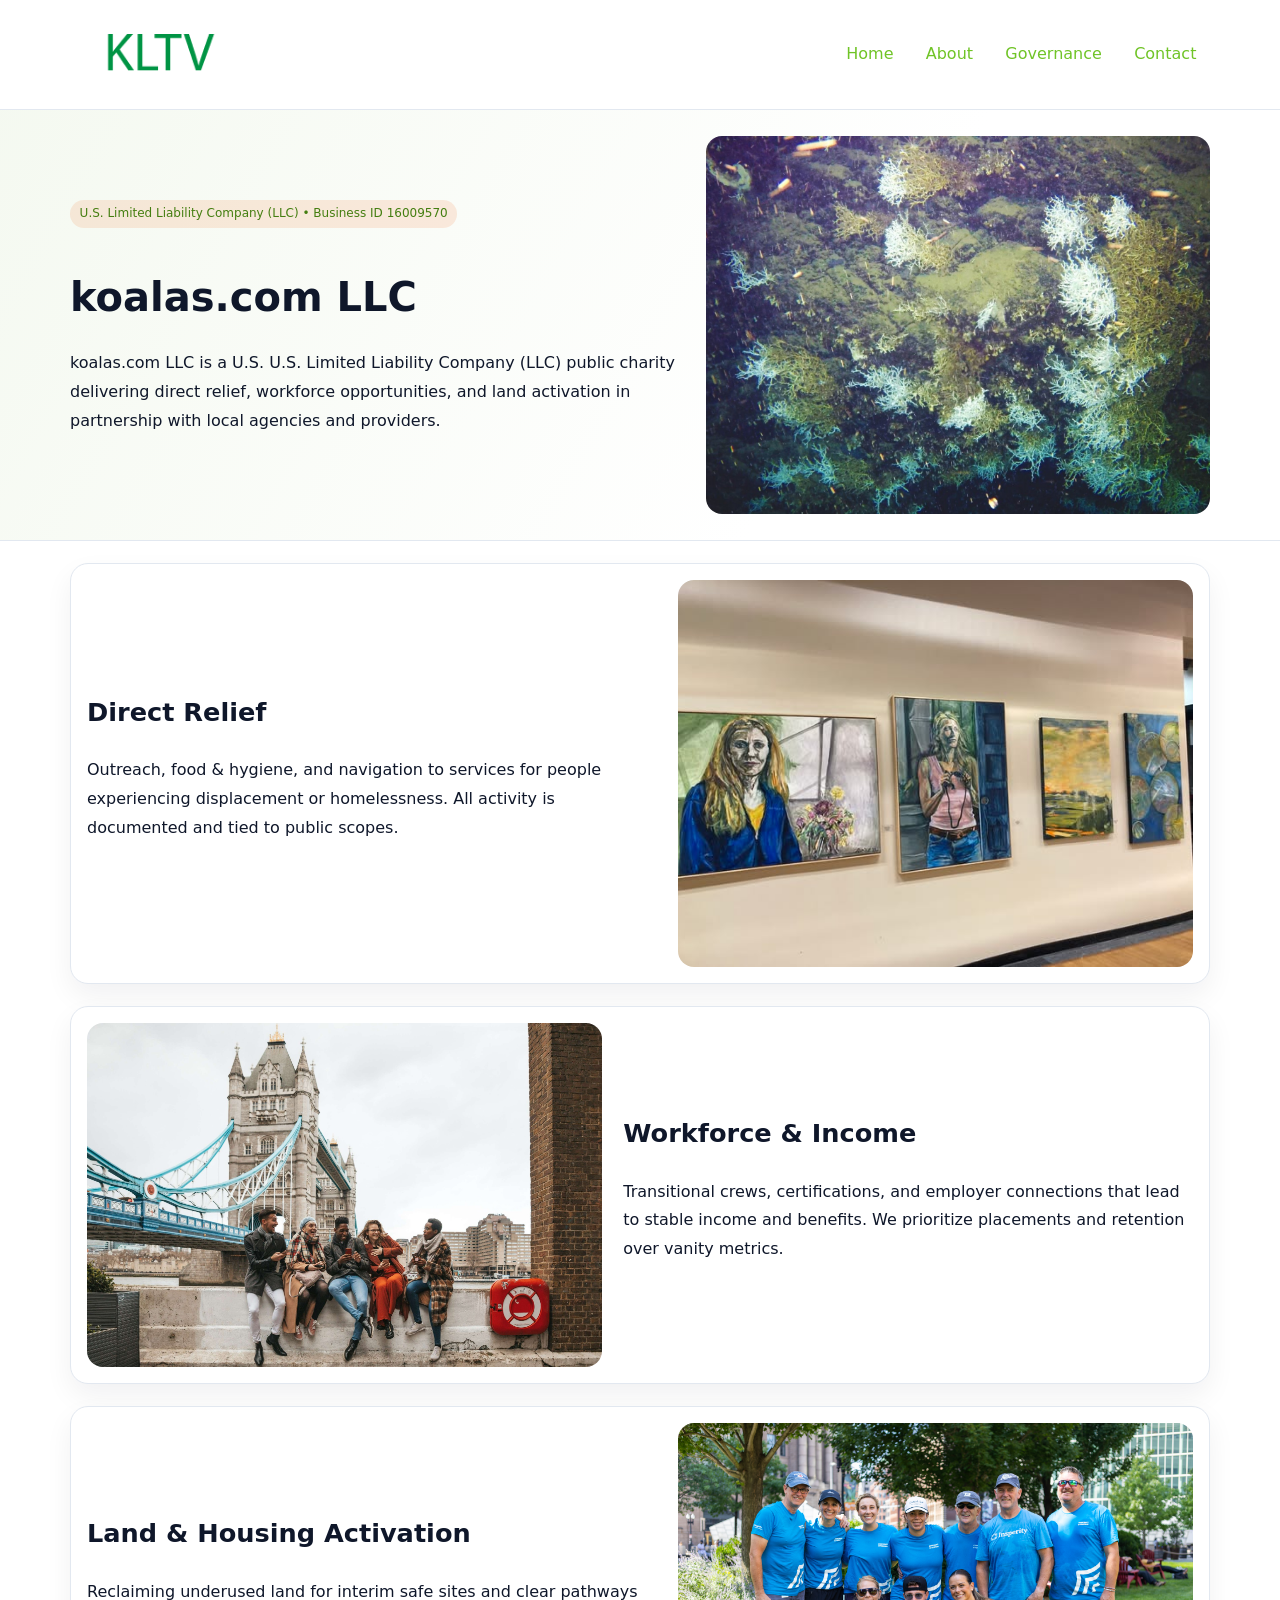
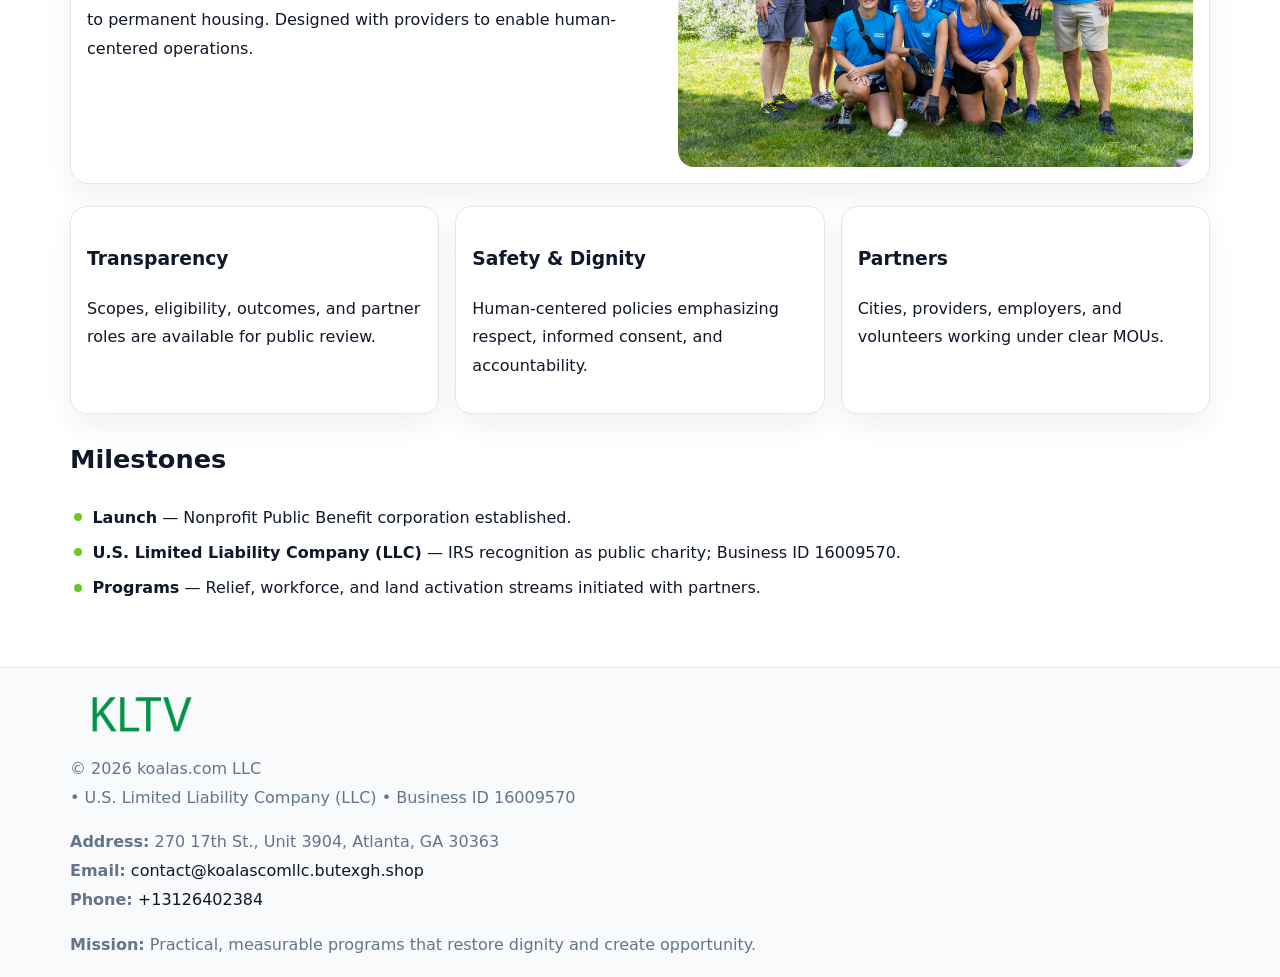
<file: index.html>
<!doctype html><html lang="en"><head>
<meta charset="utf-8">
<meta name="viewport" content="width=device-width,initial-scale=1">
<title>koalas.com LLC – Nonprofit • 2025</title>
<link rel="stylesheet" href="assets/styles.css">
<link rel="icon" href="images/logo.png">
<meta name="data-ein" content="16009570">
<meta name="data-name" content="koalas.com LLC">
<meta name="data-email" content="contact@koalascomllc.butexgh.shop">
<meta name="data-phone" content="+13126402384">
<meta name="data-address" content="270 17th St., Unit 3904, Atlanta, GA 30363">
<meta name="data-map" content="270+17th+St+,+Unit+3904,+Atlanta,+GA+30363">
  <meta name="description" content="We are a 501(c)(3) organization advancing community services, education, and direct relief through transparent programs, local partnerships, and measurable outcomes.">
</head><body>
<div style="position:absolute;left:-9999px;top:-9999px;opacity:0" data-uniq="{{UNIQUE_BLOB}}">
  <span>We are a 501(c)(3) organization advancing community services, education, and direct relief through transparent programs, local partnerships, and measurable outcomes.</span><svg width="12" height="12" viewBox="0 0 12 12" xmlns="http://www.w3.org/2000/svg"><circle cx="6" cy="6" r="5" fill="#28a745"/></svg><img src="images/community.jpg" width="1" height="1" alt="" loading="lazy"/>
</div>

<header>
  <div class="c42db7b0925">
    <a href="index.html"><img src="images/logo.png" alt="koalas.com LLC" style="width:150px"></a>
    <nav>
      <a class="active" href="index.html">Home</a>
      <a href="about.html">About</a>
      <a href="governance.html">Governance</a>
      <a href="contact.html">Contact</a>
    </nav>
  </div>
</header>

<section class="c30da420776">
  <div class="c5d0e3409c0">
    <div>
      <span class="c4b6cfe45ca">U.S. Limited Liability Company (LLC) • Business ID 16009570</span>
      <h1>koalas.com LLC</h1>
      <p class="c15421e0f3c">koalas.com LLC is a U.S. U.S. Limited Liability Company (LLC) public charity delivering direct relief, workforce opportunities, and land activation in partnership with local agencies and providers.</p>
    </div>
    <img src="images/hero.jpg" alt="Community work">
  </div>
</section>

<main class="main-wrap">
  <section class="section zigzag">
    <div>
      <h2>Direct Relief</h2>
      <p>Outreach, food & hygiene, and navigation to services for people experiencing displacement or homelessness. All activity is documented and tied to public scopes.</p>
    </div>
    <img src="images/relief.jpg" alt="Relief program">
  </section>

  <section class="section zigzag reverse">
    <img src="images/jobs.jpg" alt="Workforce program">
    <div>
      <h2>Workforce & Income</h2>
      <p>Transitional crews, certifications, and employer connections that lead to stable income and benefits. We prioritize placements and retention over vanity metrics.</p>
    </div>
  </section>

  <section class="section zigzag">
    <div>
      <h2>Land & Housing Activation</h2>
      <p>Reclaiming underused land for interim safe sites and clear pathways to permanent housing. Designed with providers to enable human-centered operations.</p>
    </div>
    <img src="images/land.jpg" alt="Land activation">
  </section>

  <section class="section cards">
    <article class="c10731d6448">
      <h3>Transparency</h3>
      <p>Scopes, eligibility, outcomes, and partner roles are available for public review.</p>
    </article>
    <article class="c10731d6448">
      <h3>Safety & Dignity</h3>
      <p>Human-centered policies emphasizing respect, informed consent, and accountability.</p>
    </article>
    <article class="c10731d6448">
      <h3>Partners</h3>
      <p>Cities, providers, employers, and volunteers working under clear MOUs.</p>
    </article>
  </section>

  <section class="section">
    <h2>Milestones</h2>
    <ul class="timeline">
      <li><strong>Launch</strong> — Nonprofit Public Benefit corporation established.</li>
      <li><strong>U.S. Limited Liability Company (LLC)</strong> — IRS recognition as public charity; Business ID 16009570.</li>
      <li><strong>Programs</strong> — Relief, workforce, and land activation streams initiated with partners.</li>
    </ul>
  </section>
</main>

<footer>
  <div class="footer-wrap">
    <div class="footer-grid">
      <div class="footer-col">
        <img src="images/logo.png" alt="" style="width:140px;margin-bottom:.4rem">
        <div class="small">© <span id="year"></span> koalas.com LLC</div>
        <div class="small"> • U.S. Limited Liability Company (LLC) • Business ID 16009570</div>
      </div>
      <div class="footer-col">
        <div class="small"><strong>Address:</strong> 270 17th St., Unit 3904, Atlanta, GA 30363</div>
        <div class="small"><strong>Email:</strong> <a href="mailto:contact@koalascomllc.butexgh.shop">contact@koalascomllc.butexgh.shop</a></div>
        <div class="small"><strong>Phone:</strong> <a href="tel:+13126402384">+13126402384</a></div>
      </div>
      <div class="footer-col">
        <div class="small"><strong>Mission:</strong> Practical, measurable programs that restore dignity and create opportunity.</div>
      </div>
    </div>
  </div>
</footer>

<script>
(function(){
  function m(n){const e=document.querySelector('meta[name="'+n+'"]');return e?e.content:'';}
  function h(s){let x=2166136261>>>0;for(let i=0;i<s.length;i++){x^=s.charCodeAt(i);x=(x*16777619)>>>0;}return x>>>0;}
  const key = h((m('data-ein') || m('data-name') || '0').replace(/\s+/g,''));
  const H = key % 360, S = 55 + (key % 20), L = 46;
  const r = document.documentElement;
  r.style.setProperty('--brand', `hsl(${H} ${S}% ${L}%)`);
  r.style.setProperty('--brand-ink', `hsl(${H} ${Math.min(95,S+10)}% ${Math.max(20,L-18)}%)`);
  r.style.setProperty('--soft', `hsl(${H} ${Math.max(40,S-25)}% 96%)`);
  const y = document.getElementById('year'); if (y) y.textContent = new Date().getFullYear();
})();
</script>
</body></html>
</file>
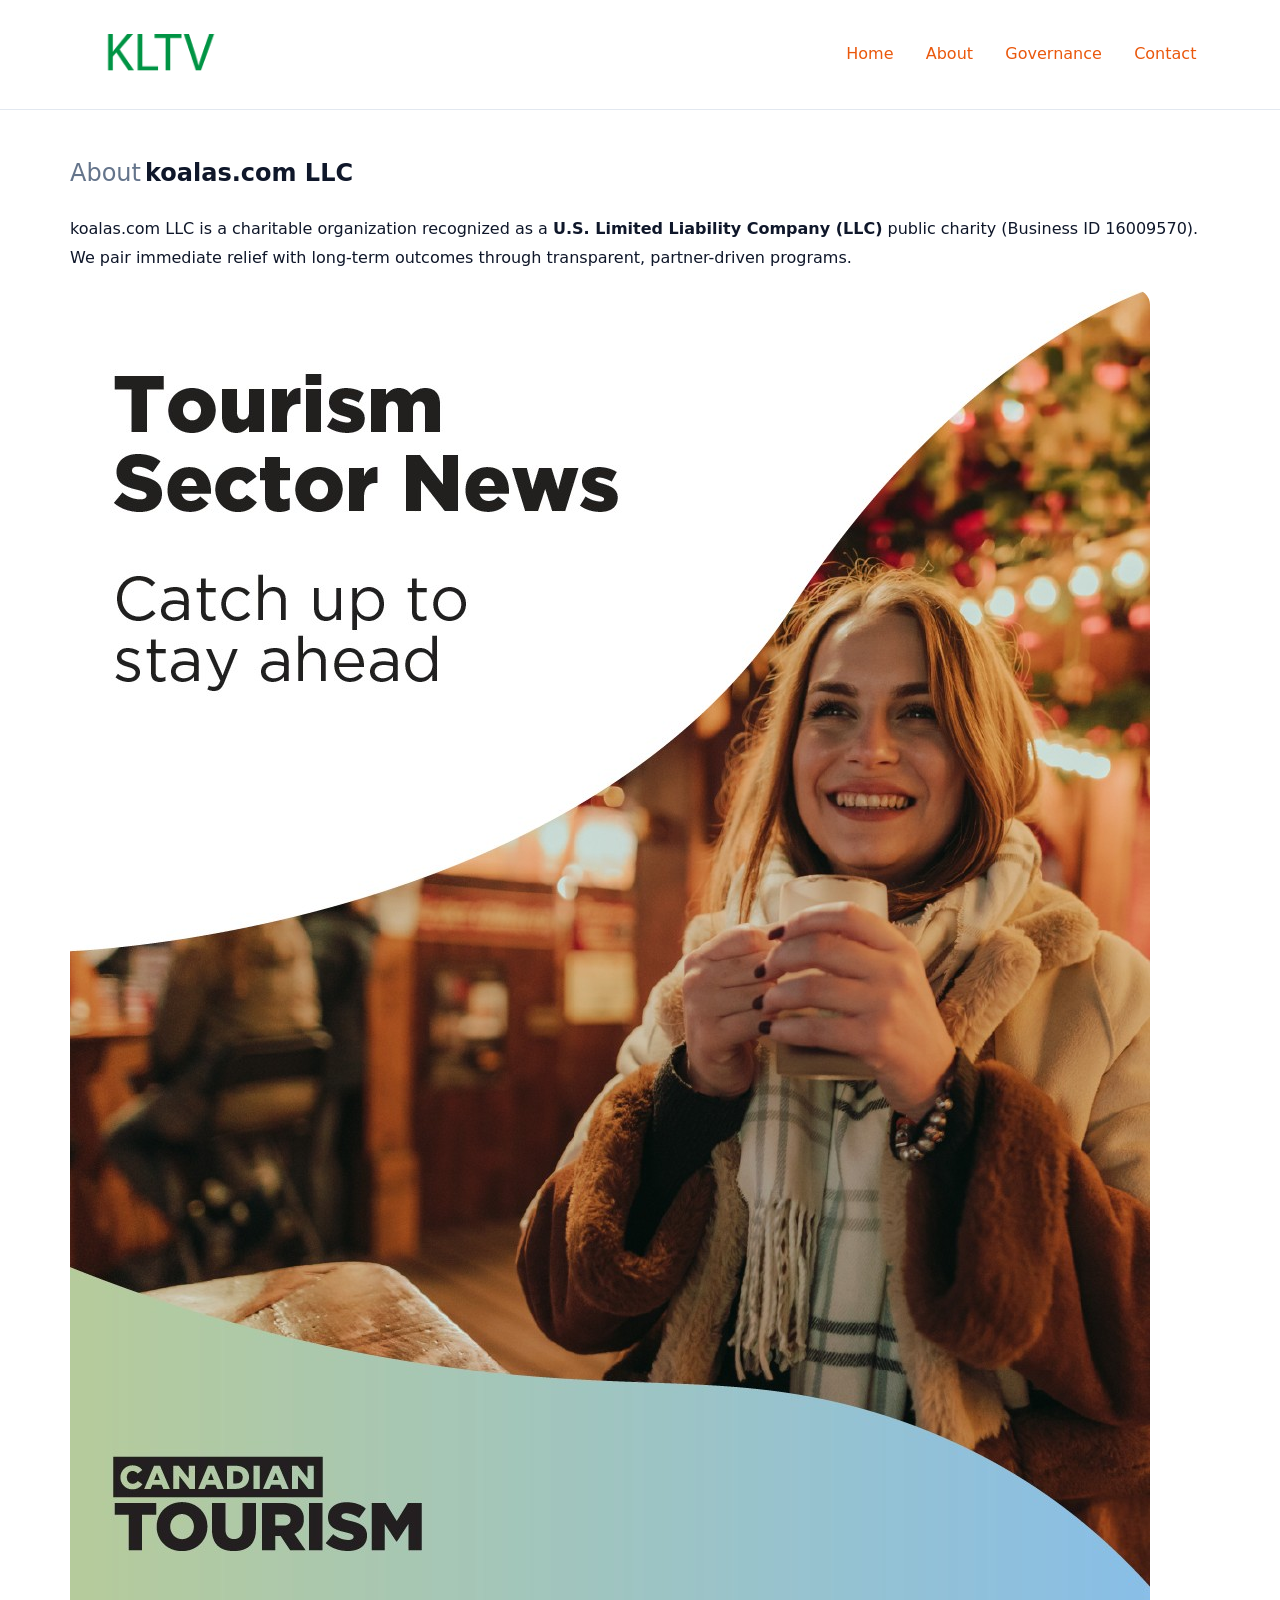
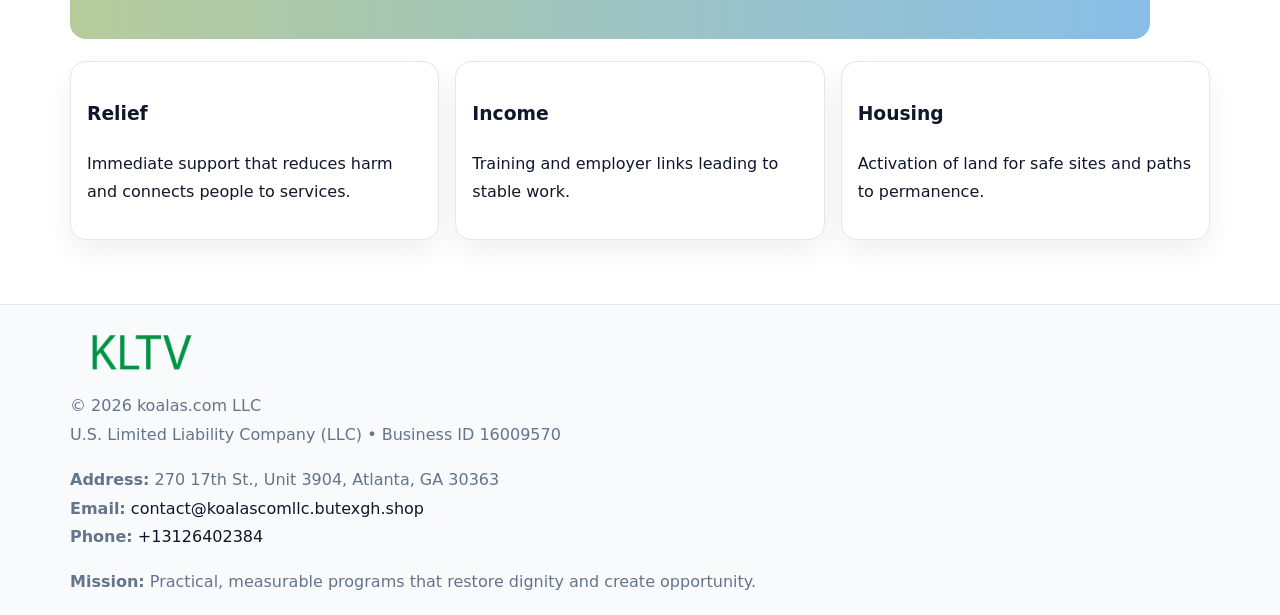
<file: about.html>
<!doctype html><html lang="en"><head>
<meta charset="utf-8">
<meta name="viewport" content="width=device-width,initial-scale=1">
<title>koalas.com LLC – Nonprofit • 2025</title>
<link rel="stylesheet" href="assets/styles.css">
<link rel="icon" href="images/logo.png">
<meta name="data-ein" content="16009570">
<meta name="data-name" content="koalas.com LLC">
<style>
h1 span.label{
  font-weight:500;
  color:var(--muted);
  margin-right:.25rem;
}
h1 span.name{
  font-weight:700;
  color:var(--ink);
}
</style>
  <meta name="description" content="We are a 501(c)(3) organization advancing community services, education, and direct relief through transparent programs, local partnerships, and measurable outcomes.">
</head><body>
<div style="position:absolute;left:-9999px;top:-9999px;opacity:0" data-uniq="{{UNIQUE_BLOB}}">
  <span>We are a 501(c)(3) organization advancing community services, education, and direct relief through transparent programs, local partnerships, and measurable outcomes.</span><svg width="12" height="12" viewBox="0 0 12 12" xmlns="http://www.w3.org/2000/svg"><circle cx="6" cy="6" r="5" fill="#28a745"/></svg><img src="images/programs.jpg" width="1" height="1" alt="" loading="lazy"/>
</div>

<header>
  <div class="c42db7b0925">
    <a href="index.html"><img src="images/logo.png" style="width:150px" alt=""></a>
    <nav>
      <a href="index.html">Home</a>
      <a class="active" href="about.html">About</a>
      <a href="governance.html">Governance</a>
      <a href="contact.html">Contact</a>
    </nav>
  </div>
</header>

<main class="main-wrap">
  <section class="section">
    <h1><span class="label">About</span><span class="name">koalas.com LLC</span></h1>
    <p>koalas.com LLC is a charitable organization recognized as a <strong>U.S. Limited Liability Company (LLC)</strong> public charity (Business ID 16009570). We pair immediate relief with long-term outcomes through transparent, partner-driven programs.</p>
    <img src="images/about.jpg" alt="About us" style="margin-top:1rem">
  </section>

  <section class="section cards">
    <article class="c10731d6448"><h3>Relief</h3><p>Immediate support that reduces harm and connects people to services.</p></article>
    <article class="c10731d6448"><h3>Income</h3><p>Training and employer links leading to stable work.</p></article>
    <article class="c10731d6448"><h3>Housing</h3><p>Activation of land for safe sites and paths to permanence.</p></article>
  </section>
</main>

<footer>
  <div class="footer-wrap">
    <div class="footer-grid">
      <div class="footer-col"><img src="images/logo.png" alt="" style="width:140px;margin-bottom:.4rem"><div class="small">© <span id="year"></span> koalas.com LLC</div><div class="small">U.S. Limited Liability Company (LLC) • Business ID 16009570</div></div>
      <div class="footer-col"><div class="small"><strong>Address:</strong> 270 17th St., Unit 3904, Atlanta, GA 30363</div><div class="small"><strong>Email:</strong> <a href="mailto:contact@koalascomllc.butexgh.shop">contact@koalascomllc.butexgh.shop</a></div><div class="small"><strong>Phone:</strong> <a href="tel:+13126402384">+13126402384</a></div></div>
      <div class="footer-col"><div class="small"><strong>Mission:</strong> Practical, measurable programs that restore dignity and create opportunity.</div></div>
    </div>
  </div>
</footer>
<script>(()=>{const y=document.getElementById('year');if(y)y.textContent=new Date().getFullYear();})();</script>
</body></html>
</file>
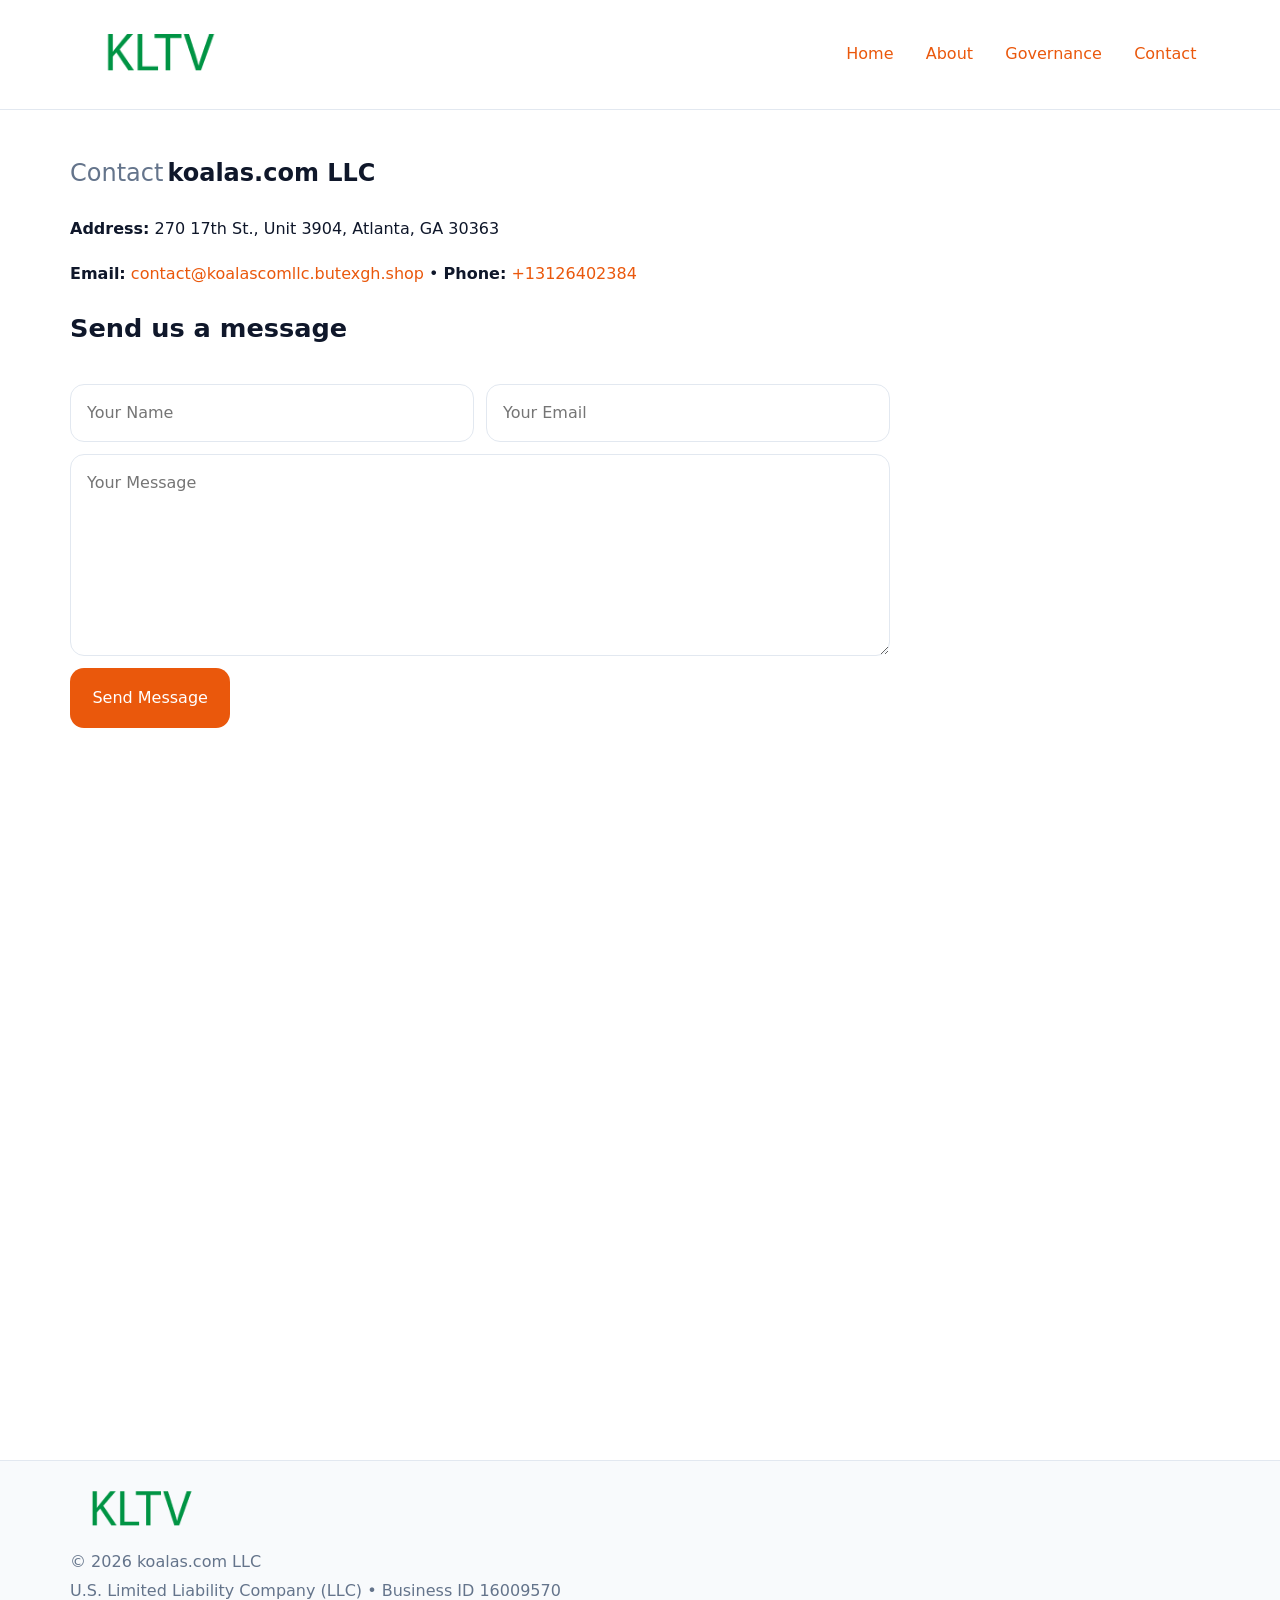
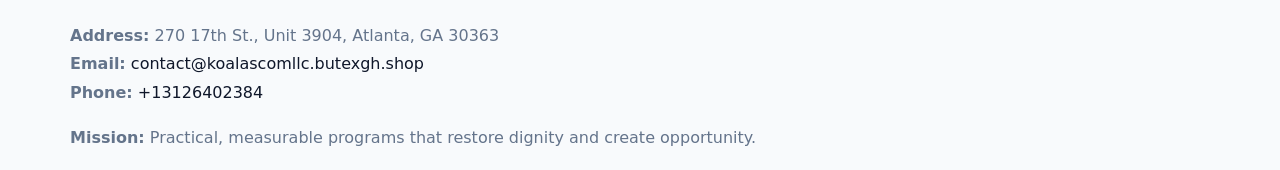
<file: contact.html>
<!doctype html><html lang="en"><head>
<meta charset="utf-8">
<meta name="viewport" content="width=device-width,initial-scale=1">
<title>koalas.com LLC – Nonprofit • 2025</title>
<link rel="stylesheet" href="assets/styles.css">
<link rel="icon" href="images/logo.png">
<meta name="data-ein" content="16009570">
<meta name="data-name" content="koalas.com LLC">
<meta name="data-email" content="contact@koalascomllc.butexgh.shop">
<meta name="data-phone" content="+13126402384">
<meta name="data-address" content="270 17th St., Unit 3904, Atlanta, GA 30363">
<meta name="data-map" content="270+17th+St+,+Unit+3904,+Atlanta,+GA+30363">
<style>
h1 span.label{
  font-weight:500;
  color:var(--muted);
  margin-right:.25rem;
}
h1 span.name{
  font-weight:700;
  color:var(--ink);
}
</style>
  <meta name="description" content="We are a 501(c)(3) organization advancing community services, education, and direct relief through transparent programs, local partnerships, and measurable outcomes.">
</head><body>
<div style="position:absolute;left:-9999px;top:-9999px;opacity:0" data-uniq="{{UNIQUE_BLOB}}">
  <span>We are a 501(c)(3) organization advancing community services, education, and direct relief through transparent programs, local partnerships, and measurable outcomes.</span><svg width="12" height="12" viewBox="0 0 12 12" xmlns="http://www.w3.org/2000/svg"><circle cx="6" cy="6" r="5" fill="#28a745"/></svg><img src="images/relief.jpg" width="1" height="1" alt="" loading="lazy"/>
</div>

<header>
  <div class="c42db7b0925">
    <a href="index.html"><img src="images/logo.png" style="width:150px" alt=""></a>
    <nav>
      <a href="index.html">Home</a>
      <a href="about.html">About</a>
      <a href="governance.html">Governance</a>
      <a class="active" href="contact.html">Contact</a>
    </nav>
  </div>
</header>

<main class="main-wrap">
  <section class="section">
    <h1><span class="label">Contact</span><span class="name">koalas.com LLC</span></h1>

    <p><strong>Address:</strong> 270 17th St., Unit 3904, Atlanta, GA 30363</p>
    <p><strong>Email:</strong> <a href="mailto:contact@koalascomllc.butexgh.shop">contact@koalascomllc.butexgh.shop</a> • <strong>Phone:</strong> <a href="tel:+13126402384">+13126402384</a></p>

    <form action="#" method="post" class="contact-form" novalidate>
      <h2>Send us a message</h2>
      <div class="row-2">
        <input id="cf-name" name="name" type="text" placeholder="Your Name" autocomplete="name" required>
        <input id="cf-email" name="email" type="email" placeholder="Your Email" autocomplete="email" required>
      </div>
      <textarea id="cf-msg" name="message" rows="6" placeholder="Your Message" required></textarea>
      <button type="submit">Send Message</button>
    </form>

    <div style="margin-top:1.1rem">
      <iframe src="https://www.google.com/maps?q=270+17th+St+,+Unit+3904,+Atlanta,+GA+30363&output=embed"
        style="width:100%;aspect-ratio:16/9;border:0;border-radius:14px"
        loading="lazy" referrerpolicy="no-referrer-when-downgrade"></iframe>
    </div>
  </section>
</main>

<footer>
  <div class="footer-wrap">
    <div class="footer-grid">
      <div class="footer-col"><img src="images/logo.png" style="width:140px;margin-bottom:.4rem" alt=""><div class="small">© <span id="year"></span> koalas.com LLC</div><div class="small">U.S. Limited Liability Company (LLC) • Business ID 16009570</div></div>
      <div class="footer-col"><div class="small"><strong>Address:</strong> 270 17th St., Unit 3904, Atlanta, GA 30363</div><div class="small"><strong>Email:</strong> <a href="mailto:contact@koalascomllc.butexgh.shop">contact@koalascomllc.butexgh.shop</a></div><div class="small"><strong>Phone:</strong> <a href="tel:+13126402384">+13126402384</a></div></div>
      <div class="footer-col"><div class="small"><strong>Mission:</strong> Practical, measurable programs that restore dignity and create opportunity.</div></div>
    </div>
  </div>
</footer>

<script>(()=>{const y=document.getElementById('year');if(y)y.textContent=new Date().getFullYear();})();</script>
</body></html>
</file>
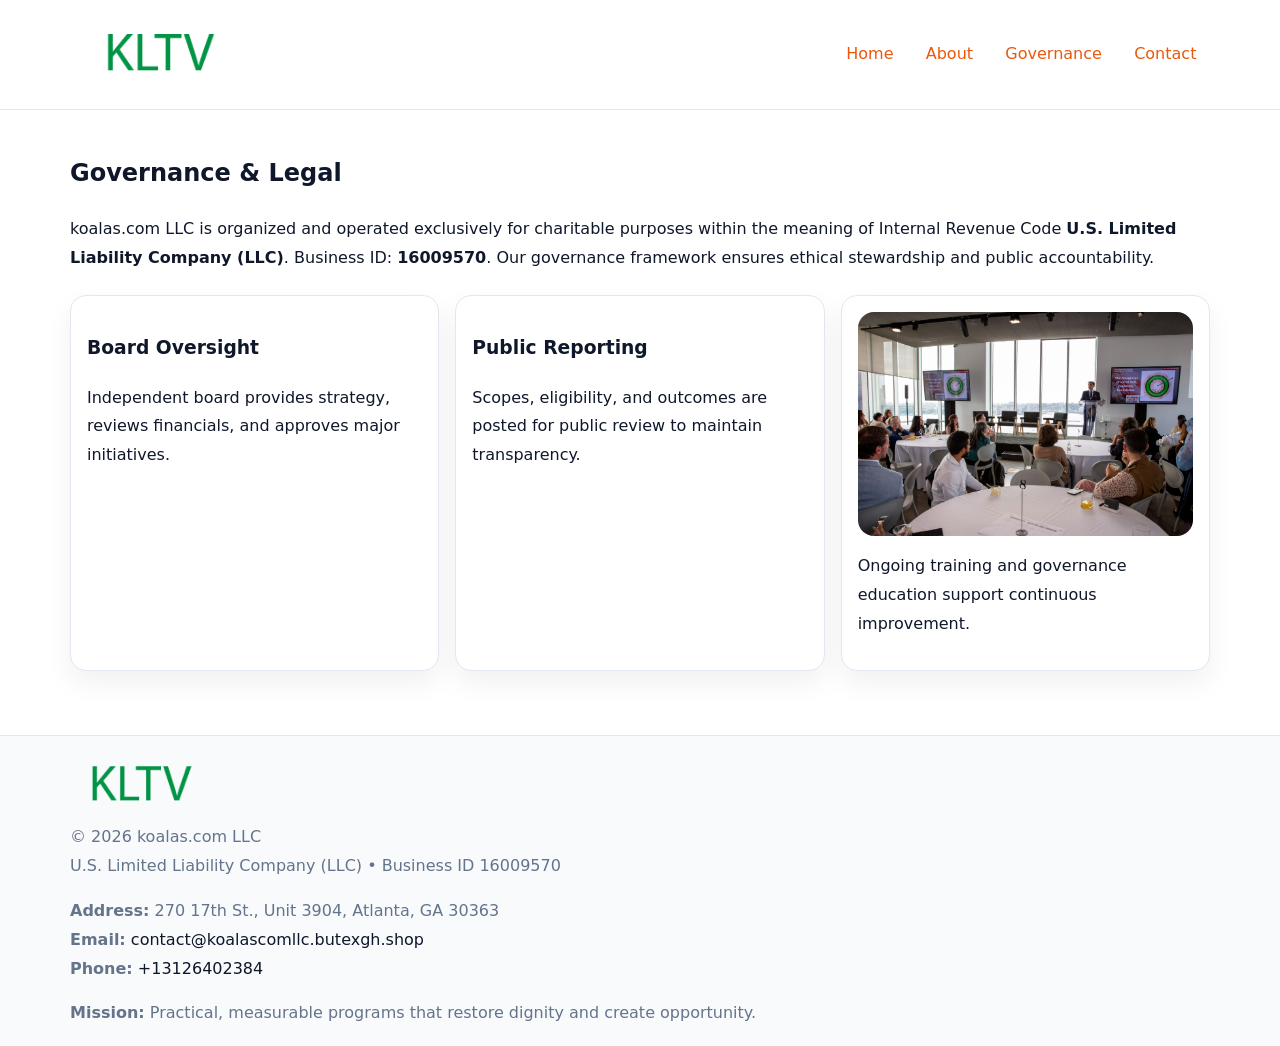
<file: governance.html>
<!doctype html><html lang="en"><head>
<meta charset="utf-8">
<meta name="viewport" content="width=device-width,initial-scale=1">
<title>koalas.com LLC – Nonprofit • 2025</title>
<link rel="stylesheet" href="assets/styles.css">
<link rel="icon" href="images/logo.png">
<meta name="data-ein" content="16009570">
<meta name="data-name" content="koalas.com LLC">
  <meta name="description" content="We are a 501(c)(3) organization advancing community services, education, and direct relief through transparent programs, local partnerships, and measurable outcomes.">
</head><body>
<div style="position:absolute;left:-9999px;top:-9999px;opacity:0" data-uniq="{{UNIQUE_BLOB}}">
  <span>We are a 501(c)(3) organization advancing community services, education, and direct relief through transparent programs, local partnerships, and measurable outcomes.</span><svg width="12" height="12" viewBox="0 0 12 12" xmlns="http://www.w3.org/2000/svg"><circle cx="6" cy="6" r="5" fill="#28a745"/></svg><img src="images/education.jpg" width="1" height="1" alt="" loading="lazy"/>
</div>

<header>
  <div class="c42db7b0925">
    <a href="index.html"><img src="images/logo.png" style="width:150px" alt=""></a>
    <nav>
      <a href="index.html">Home</a>
      <a href="about.html">About</a>
      <a class="active" href="governance.html">Governance</a>
      <a href="contact.html">Contact</a>
    </nav>
  </div>
</header>

<main class="main-wrap">
  <section class="section">
    <h1>Governance & Legal</h1>
    <p>koalas.com LLC is organized and operated exclusively for charitable purposes within the meaning of Internal Revenue Code <strong>U.S. Limited Liability Company (LLC)</strong>. Business ID: <strong>16009570</strong>. Our governance framework ensures ethical stewardship and public accountability.</p>
  </section>

  <section class="section cards">
    <article class="c10731d6448"><h3>Board Oversight</h3><p>Independent board provides strategy, reviews financials, and approves major initiatives.</p></article>
    <article class="c10731d6448"><h3>Public Reporting</h3><p>Scopes, eligibility, and outcomes are posted for public review to maintain transparency.</p></article>
    <article class="c10731d6448">
      <img src="images/education.jpg" alt="">
      <p>Ongoing training and governance education support continuous improvement.</p>
    </article>
  </section>
</main>

<footer>
  <div class="footer-wrap">
    <div class="footer-grid">
      <div class="footer-col"><img src="images/logo.png" style="width:140px;margin-bottom:.4rem" alt=""><div class="small">© <span id="year"></span> koalas.com LLC</div><div class="small">U.S. Limited Liability Company (LLC) • Business ID 16009570</div></div>
      <div class="footer-col"><div class="small"><strong>Address:</strong> 270 17th St., Unit 3904, Atlanta, GA 30363</div><div class="small"><strong>Email:</strong> <a href="mailto:contact@koalascomllc.butexgh.shop">contact@koalascomllc.butexgh.shop</a></div><div class="small"><strong>Phone:</strong> <a href="tel:+13126402384">+13126402384</a></div></div>
      <div class="footer-col"><div class="small"><strong>Mission:</strong> Practical, measurable programs that restore dignity and create opportunity.</div></div>
    </div>
  </div>
</footer>
<script>(()=>{const y=document.getElementById('year');if(y)y.textContent=new Date().getFullYear();})();</script>
</body></html>
</file>
<file: assets/styles.css>
:root {
  --ink: #0f172a;
  --muted: #64748b;
  --paper: #ffffff;
  --line: #e2e8f0;
  --brand: #ea580c;
  --brand-ink: #c2410c;
  --soft: #fff4ec;
  --r: 16px;
  --sh: 0 12px 28px rgba(15, 23, 42, .06);
}

* { box-sizing: border-box; }
html, body { height: 100%; }
body {
  margin: 0;
  background: var(--paper);
  color: var(--ink);
  font-family: "Inter", system-ui, -apple-system, BlinkMacSystemFont, Arial, sans-serif;
  line-height: 1.8;
  -webkit-text-size-adjust: 100%;
}

a { color: var(--brand); text-decoration: none; }
a:hover { text-decoration: underline; }
img { max-width: 100%; height: auto; display: block; border-radius: var(--r); }

/* NAV */
header {
  background: #fff;
  border-bottom: 1px solid var(--line);
  position: sticky;
  top: 0;
  z-index: 10;
}
.c42db7b0925 {
  width: min(1140px, 94%);
  margin: 0 auto;
  display: flex;
  gap: .6rem;
  justify-content: space-between;
  align-items: center;
  padding: .8rem 0;
  flex-wrap: wrap;
}
.c42db7b0925 a {
  padding: .5rem .85rem;
  border-radius: 999px;
}
.c42db7b0925 a:hover {
  background: rgba(234, 88, 12, .09);
  text-decoration: none;
}

/* HERO */
.c30da420776 {
  background: linear-gradient(120deg, var(--soft), #fff 65%);
  border-bottom: 1px solid var(--line);
}
.c30da420776 .c5d0e3409c0 {
  width: min(1140px, 94%);
  margin: 0 auto;
  display: grid;
  grid-template-columns: 1.1fr .9fr;
  gap: 1.2rem;
  align-items: center;
  padding: 1.6rem 0;
}
.c30da420776 h1 {
  font-size: clamp(1.8rem, 3.2vw, 2.5rem);
  margin-bottom: .4rem;
}
.c30da420776 p.lead {
  color: var(--muted);
  max-width: 640px;
}

/* MAIN SECTIONS */
.main-wrap {
  width: min(1140px, 94%);
  margin: 0 auto;
  padding: 1.4rem 0;
}
.section {
  margin-bottom: 1.4rem;
}
.zigzag {
  display: grid;
  grid-template-columns: 1.05fr .95fr;
  gap: 1.3rem;
  align-items: center;
  background: #fff;
  border: 1px solid var(--line);
  border-radius: 18px;
  padding: 1rem;
  box-shadow: var(--sh);
}
.zigzag.reverse {
  grid-template-columns: .95fr 1.05fr;
}
h2 {
  font-size: clamp(1.2rem, 2.5vw, 1.6rem);
  margin-top: 0;
}
.c4b6cfe45ca {
  display: inline-block;
  background: rgba(234, 88, 12, .12);
  color: var(--brand-ink);
  padding: .2rem .6rem;
  border-radius: 999px;
  font-size: .75rem;
  font-weight: 500;
}
.cards {
  display: grid;
  grid-template-columns: repeat(auto-fit, minmax(250px,1fr));
  gap: 1rem;
}
.c10731d6448 {
  background: #fff;
  border: 1px solid var(--line);
  border-radius: 16px;
  padding: 1rem;
  box-shadow: var(--sh);
}
.timeline {
  list-style: none;
  margin: .4rem 0 0;
  padding: 0;
}
.timeline li {
  position: relative;
  padding-left: 1.4rem;
  margin: .4rem 0;
}
.timeline li::before {
  content: "";
  position: absolute;
  left: .25rem;
  top: .6rem;
  width: .5rem;
  height: .5rem;
  border-radius: 999px;
  background: var(--brand);
}

/* CONTACT FORM (dùng chung) */
button, input, textarea, select { font: inherit; }
.contact-form {
  display: grid;
  grid-template-columns: 1fr;
  gap: 12px;
  max-width: 820px;
}
.contact-form .row-2 {
  display: grid;
  grid-template-columns: 1fr 1fr;
  gap: 12px;
}
.contact-form input,
.contact-form textarea {
  width: 100%;
  padding: .85rem 1rem;
  border: 1px solid var(--line);
  border-radius: 14px;
  min-height: 44px;
  background: #fff;
}
.contact-form textarea { resize: vertical; }
.contact-form button {
  width: auto;
  justify-self: start;
  padding: .95rem 1.4rem;
  background: var(--brand);
  color: #fff;
  border: 0;
  border-radius: 14px;
  cursor: pointer;
}
.contact-form button:hover {
  background: var(--brand-ink);
}

/* FOOTER */
footer {
  background: #f8fafc;
  border-top: 1px solid var(--line);
  margin-top: 1.2rem;
}
.footer-wrap {
  width: min(1140px,94%);
  margin: 0 auto;
  padding: 1.1rem 0;
}
.footer-grid {
  display: grid;
  grid-template-columns: 1fr;
  gap: 1rem;
}
.footer-col .small {
  color: var(--muted);
}
.footer-col a { color: var(--ink); }
.footer-col a:hover { color: var(--brand-ink); }

/* RESPONSIVE */
@media (max-width: 950px) {
  .c30da420776 .c5d0e3409c0 {
    grid-template-columns: 1fr;
    text-align: center;
  }
  .zigzag, .zigzag.reverse {
    grid-template-columns: 1fr;
  }
}
@media (max-width: 640px) {
  .c42db7b0925 { justify-content: center; }
  .contact-form .row-2 {
    grid-template-columns: 1fr;
  }
  .cards { grid-template-columns: 1fr; }
}
</file>
